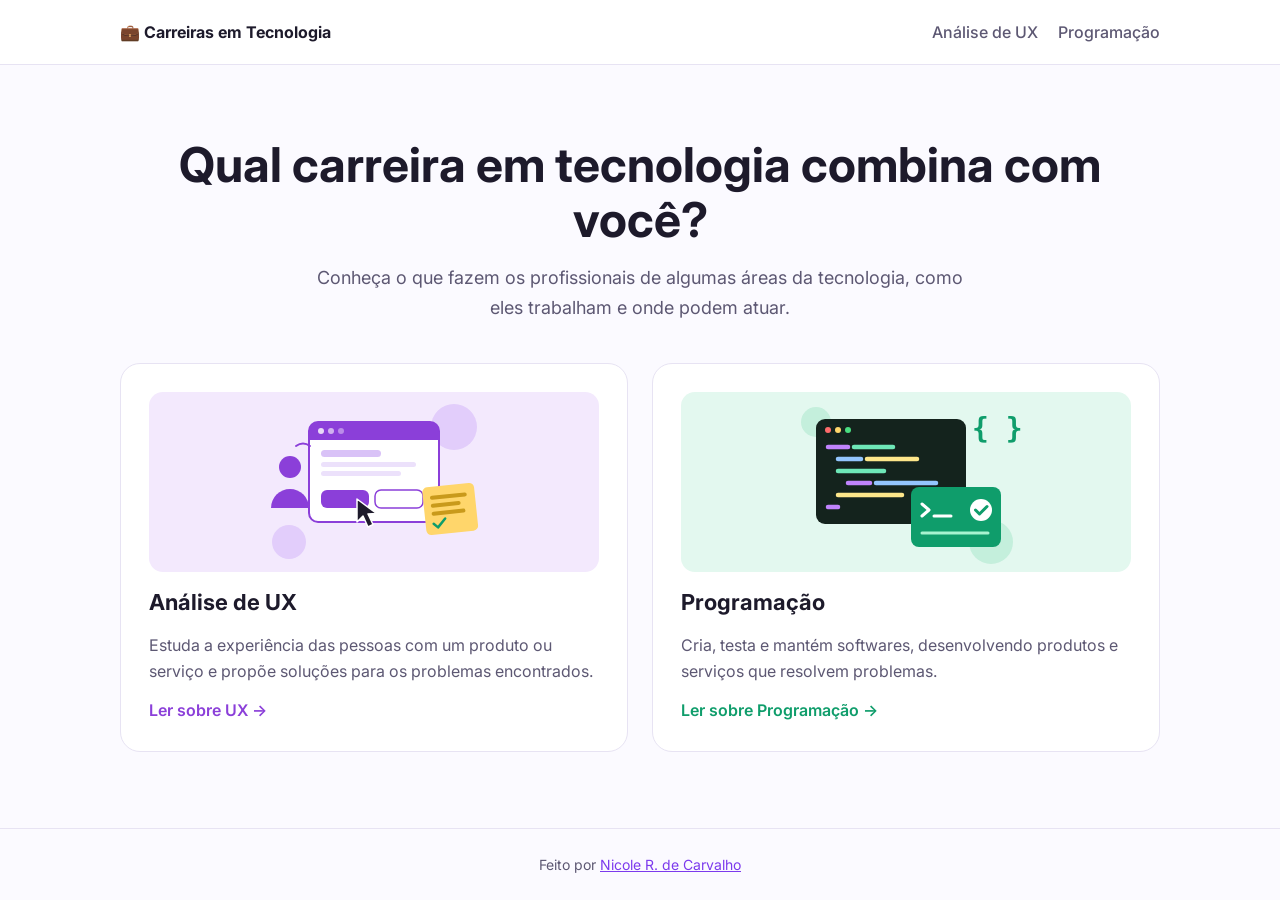
<file: index.html>
<!DOCTYPE html>
<html lang="pt-BR">
<head>
  <meta charset="UTF-8">
  <meta name="viewport" content="width=device-width, initial-scale=1.0">
  <meta name="description" content="Conheça carreiras em tecnologia: Análise de UX e Programação.">
  <title>Carreiras em Tecnologia</title>
  <link rel="preconnect" href="https://fonts.googleapis.com">
  <link rel="preconnect" href="https://fonts.gstatic.com" crossorigin>
  <link href="https://fonts.googleapis.com/css2?family=Inter:wght@400;500;600;700&display=swap" rel="stylesheet">
  <link rel="stylesheet" href="css/style.css">
</head>
<body>
  <header class="topo">
    <div class="container">
      <a class="marca" href="index.html">💼 Carreiras em Tecnologia</a>
      <nav aria-label="Carreiras">
        <ul class="menu">
          <li><a href="carreiras/ux.html">Análise de UX</a></li>
          <li><a href="carreiras/programacao.html">Programação</a></li>
        </ul>
      </nav>
    </div>
  </header>

  <main class="container">
    <section class="capa">
      <h1>Qual carreira em tecnologia combina com você?</h1>
      <p>Conheça o que fazem os profissionais de algumas áreas da tecnologia, como eles trabalham e onde podem atuar.</p>
    </section>

    <section class="cartoes" aria-label="Carreiras">
      <a class="cartao tema-ux" href="carreiras/ux.html">
        <img src="img/ux.svg" alt="" width="480" height="360">
        <h2>Análise de UX</h2>
        <p>Estuda a experiência das pessoas com um produto ou serviço e propõe soluções para os problemas encontrados.</p>
        <span>Ler sobre UX →</span>
      </a>
      <a class="cartao tema-programacao" href="carreiras/programacao.html">
        <img src="img/programacao.svg" alt="" width="480" height="360">
        <h2>Programação</h2>
        <p>Cria, testa e mantém softwares, desenvolvendo produtos e serviços que resolvem problemas.</p>
        <span>Ler sobre Programação →</span>
      </a>
    </section>
  </main>

  <footer class="rodape">
    Feito por <a href="https://github.com/nicole21carvalho">Nicole R. de Carvalho</a>
  </footer>
</body>
</html>
</file>
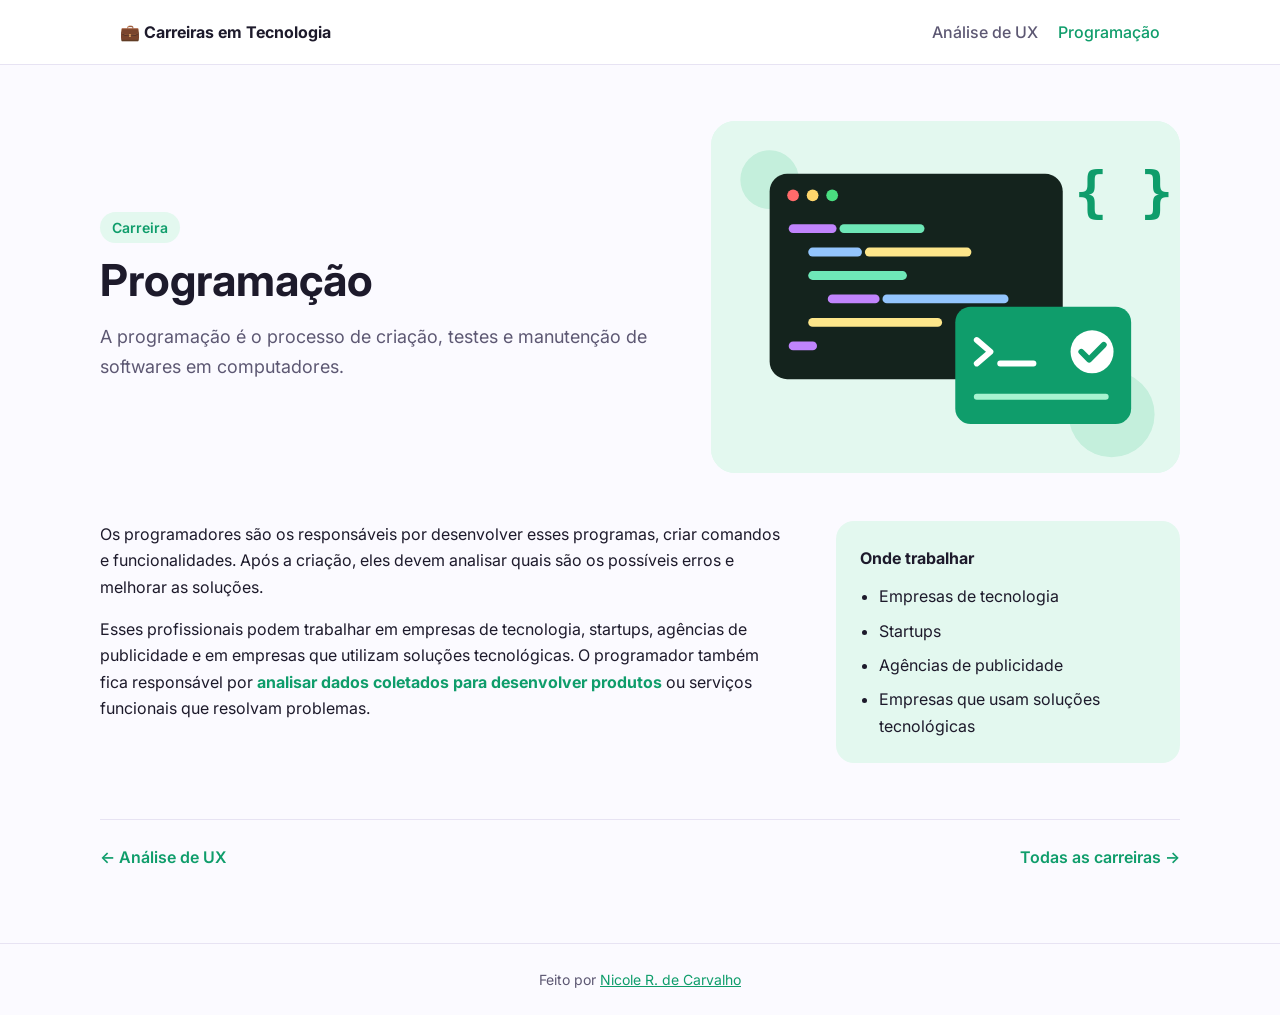
<file: carreiras/programacao.html>
<!DOCTYPE html>
<html lang="pt-BR">
<head>
  <meta charset="UTF-8">
  <meta name="viewport" content="width=device-width, initial-scale=1.0">
  <meta name="description" content="O que é programação, o que faz o programador e onde ele pode trabalhar.">
  <title>Programação · Carreiras em Tecnologia</title>
  <link rel="preconnect" href="https://fonts.googleapis.com">
  <link rel="preconnect" href="https://fonts.gstatic.com" crossorigin>
  <link href="https://fonts.googleapis.com/css2?family=Inter:wght@400;500;600;700&display=swap" rel="stylesheet">
  <link rel="stylesheet" href="../css/style.css">
</head>
<body class="tema-programacao">
  <header class="topo">
    <div class="container">
      <a class="marca" href="../index.html">💼 Carreiras em Tecnologia</a>
      <nav aria-label="Carreiras">
        <ul class="menu">
          <li><a href="ux.html">Análise de UX</a></li>
          <li><a href="programacao.html" aria-current="page">Programação</a></li>
        </ul>
      </nav>
    </div>
  </header>

  <main class="container artigo">
    <div class="artigo__topo">
      <div>
        <span class="etiqueta">Carreira</span>
        <h1>Programação</h1>
        <p class="artigo__resumo">
          A programação é o processo de criação, testes e manutenção de softwares em computadores.
        </p>
      </div>
      <img class="artigo__imagem" src="../img/programacao.svg" alt="Ilustração de um editor de código com linhas coloridas e um terminal mostrando testes aprovados" width="480" height="360">
    </div>

    <div class="artigo__corpo">
      <div>
        <p>
          Os programadores são os responsáveis por desenvolver esses programas, criar comandos e funcionalidades.
          Após a criação, eles devem analisar quais são os possíveis erros e melhorar as soluções.
        </p>
        <p>
          Esses profissionais podem trabalhar em empresas de tecnologia, startups, agências de publicidade e em
          empresas que utilizam soluções tecnológicas. O programador também fica responsável por
          <strong>analisar dados coletados para desenvolver produtos</strong> ou serviços funcionais que resolvam problemas.
        </p>
      </div>

      <aside class="destaques" aria-labelledby="destaques-prog">
        <h2 id="destaques-prog">Onde trabalhar</h2>
        <ul>
          <li>Empresas de tecnologia</li>
          <li>Startups</li>
          <li>Agências de publicidade</li>
          <li>Empresas que usam soluções tecnológicas</li>
        </ul>
      </aside>
    </div>

    <nav class="navegacao" aria-label="Navegação entre carreiras">
      <a href="ux.html">← Análise de UX</a>
      <a href="../index.html">Todas as carreiras →</a>
    </nav>
  </main>

  <footer class="rodape">
    Feito por <a href="https://github.com/nicole21carvalho">Nicole R. de Carvalho</a>
  </footer>
</body>
</html>
</file>
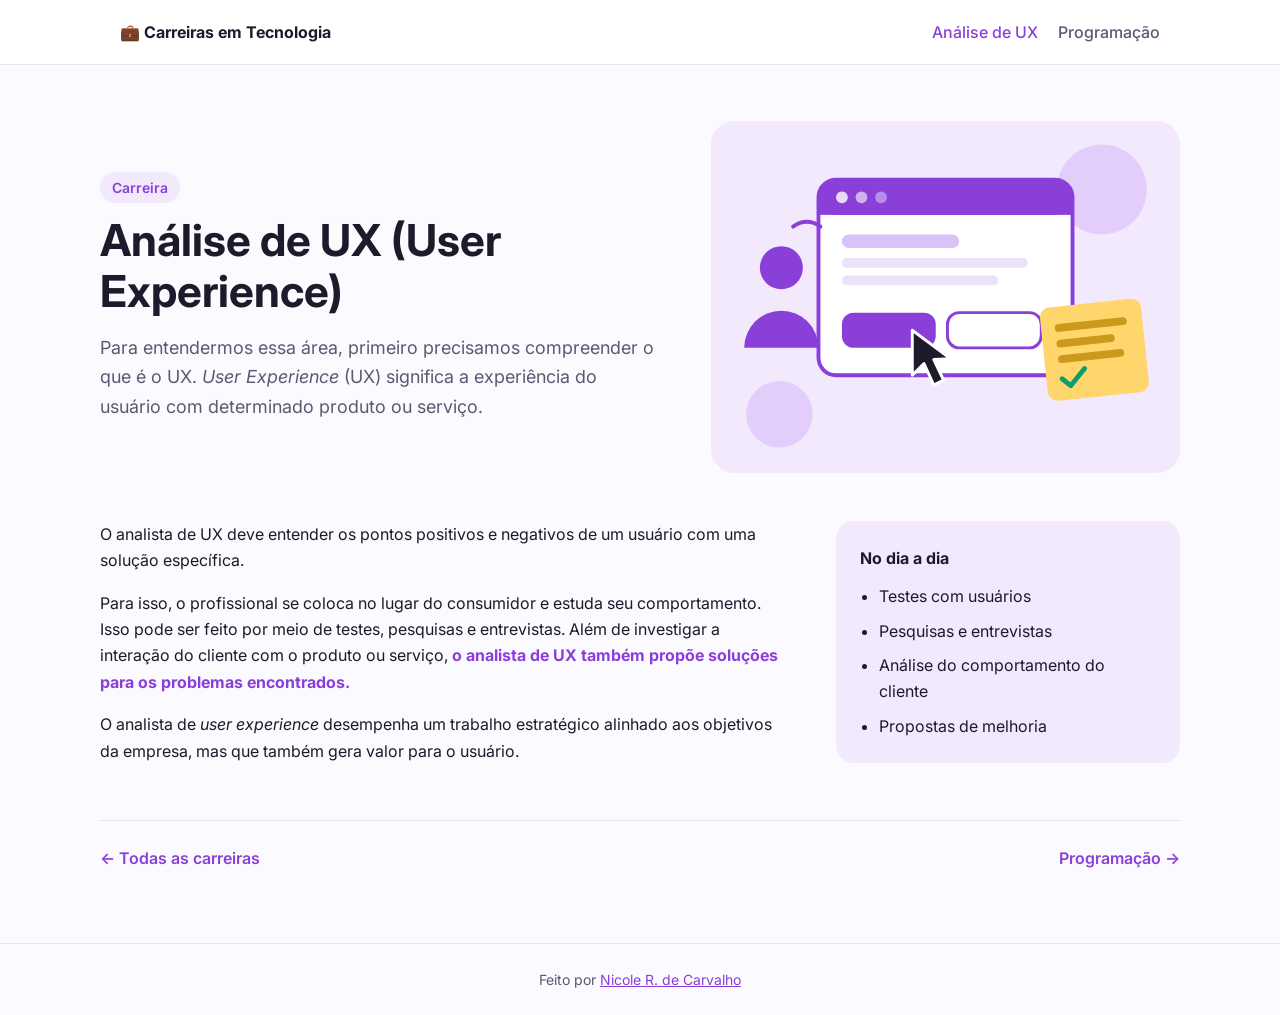
<file: carreiras/ux.html>
<!DOCTYPE html>
<html lang="pt-BR">
<head>
  <meta charset="UTF-8">
  <meta name="viewport" content="width=device-width, initial-scale=1.0">
  <meta name="description" content="O que é UX (User Experience) e o que faz o analista de UX.">
  <title>Análise de UX · Carreiras em Tecnologia</title>
  <link rel="preconnect" href="https://fonts.googleapis.com">
  <link rel="preconnect" href="https://fonts.gstatic.com" crossorigin>
  <link href="https://fonts.googleapis.com/css2?family=Inter:wght@400;500;600;700&display=swap" rel="stylesheet">
  <link rel="stylesheet" href="../css/style.css">
</head>
<body class="tema-ux">
  <header class="topo">
    <div class="container">
      <a class="marca" href="../index.html">💼 Carreiras em Tecnologia</a>
      <nav aria-label="Carreiras">
        <ul class="menu">
          <li><a href="ux.html" aria-current="page">Análise de UX</a></li>
          <li><a href="programacao.html">Programação</a></li>
        </ul>
      </nav>
    </div>
  </header>

  <main class="container artigo">
    <div class="artigo__topo">
      <div>
        <span class="etiqueta">Carreira</span>
        <h1>Análise de UX (User Experience)</h1>
        <p class="artigo__resumo">
          Para entendermos essa área, primeiro precisamos compreender o que é o UX.
          <em>User Experience</em> (UX) significa a experiência do usuário com determinado produto ou serviço.
        </p>
      </div>
      <img class="artigo__imagem" src="../img/ux.svg" alt="Ilustração de uma tela de aplicativo com um cursor e anotações de pesquisa com usuários" width="480" height="360">
    </div>

    <div class="artigo__corpo">
      <div>
        <p>
          O analista de UX deve entender os pontos positivos e negativos de um usuário com uma solução específica.
        </p>
        <p>
          Para isso, o profissional se coloca no lugar do consumidor e estuda seu comportamento. Isso pode ser
          feito por meio de testes, pesquisas e entrevistas. Além de investigar a interação do cliente com o
          produto ou serviço, <strong>o analista de UX também propõe soluções para os problemas encontrados.</strong>
        </p>
        <p>
          O analista de <em>user experience</em> desempenha um trabalho estratégico alinhado aos objetivos da
          empresa, mas que também gera valor para o usuário.
        </p>
      </div>

      <aside class="destaques" aria-labelledby="destaques-ux">
        <h2 id="destaques-ux">No dia a dia</h2>
        <ul>
          <li>Testes com usuários</li>
          <li>Pesquisas e entrevistas</li>
          <li>Análise do comportamento do cliente</li>
          <li>Propostas de melhoria</li>
        </ul>
      </aside>
    </div>

    <nav class="navegacao" aria-label="Navegação entre carreiras">
      <a href="../index.html">← Todas as carreiras</a>
      <a href="programacao.html">Programação →</a>
    </nav>
  </main>

  <footer class="rodape">
    Feito por <a href="https://github.com/nicole21carvalho">Nicole R. de Carvalho</a>
  </footer>
</body>
</html>
</file>
<file: css/style.css>
:root {
  --fundo: #fbfaff;
  --texto: #1d1a2b;
  --texto-suave: #5d5873;
  --borda: #e7e3f3;
  --cartao: #ffffff;
  --destaque: #7c3aed;
  --destaque-suave: #f1eafe;
}

/* Cada carreira tem a sua cor, mantendo as cores das páginas originais */
.tema-ux {
  --destaque: #8b3fd9;
  --destaque-suave: #f3e9fd;
}

.tema-programacao {
  --destaque: #0f9d6b;
  --destaque-suave: #e3f8ef;
}

* {
  box-sizing: border-box;
  margin: 0;
}

body {
  min-height: 100vh;
  display: flex;
  flex-direction: column;
  font-family: 'Inter', system-ui, sans-serif;
  background: var(--fundo);
  color: var(--texto);
  line-height: 1.65;
}

a {
  color: var(--destaque);
}

.container {
  width: 100%;
  max-width: 1080px;
  margin: 0 auto;
  padding: 0 20px;
}

/* ---------- Cabeçalho ---------- */

.topo {
  border-bottom: 1px solid var(--borda);
  background: var(--cartao);
}

.topo .container {
  display: flex;
  align-items: center;
  justify-content: space-between;
  gap: 16px;
  min-height: 64px;
  flex-wrap: wrap;
}

.marca {
  font-weight: 700;
  color: var(--texto);
  text-decoration: none;
}

.menu {
  display: flex;
  gap: 20px;
  padding: 0;
  list-style: none;
}

.menu a {
  color: var(--texto-suave);
  text-decoration: none;
  font-weight: 500;
}

.menu a:hover,
.menu a[aria-current='page'] {
  color: var(--destaque);
}

/* ---------- Página inicial ---------- */

.capa {
  padding: 72px 0 40px;
  text-align: center;
}

.capa h1 {
  font-size: clamp(2rem, 5vw, 3rem);
  line-height: 1.15;
  margin-bottom: 16px;
}

.capa p {
  max-width: 60ch;
  margin: 0 auto;
  color: var(--texto-suave);
  font-size: 1.125rem;
}

.cartoes {
  display: grid;
  grid-template-columns: repeat(auto-fit, minmax(280px, 1fr));
  gap: 24px;
  padding-bottom: 72px;
}

.cartao {
  display: flex;
  flex-direction: column;
  gap: 12px;
  padding: 28px;
  border: 1px solid var(--borda);
  border-radius: 20px;
  background: var(--cartao);
  color: inherit;
  text-decoration: none;
  transition: transform 0.15s, box-shadow 0.15s;
}

.cartao:hover {
  transform: translateY(-4px);
  box-shadow: 0 16px 40px rgba(40, 20, 80, 0.1);
}

.cartao img {
  width: 100%;
  height: 180px;
  object-fit: contain;
  border-radius: 14px;
  background: var(--destaque-suave);
}

.cartao h2 {
  font-size: 1.375rem;
}

.cartao p {
  color: var(--texto-suave);
}

.cartao span {
  margin-top: auto;
  color: var(--destaque);
  font-weight: 600;
}

/* ---------- Página de carreira ---------- */

.artigo {
  padding: 56px 0 72px;
}

.artigo__topo {
  display: grid;
  grid-template-columns: 1.2fr 1fr;
  align-items: center;
  gap: 48px;
  margin-bottom: 48px;
}

.etiqueta {
  display: inline-block;
  margin-bottom: 12px;
  padding: 4px 12px;
  border-radius: 999px;
  background: var(--destaque-suave);
  color: var(--destaque);
  font-size: 0.875rem;
  font-weight: 600;
}

.artigo h1 {
  font-size: clamp(2rem, 5vw, 2.75rem);
  line-height: 1.15;
  margin-bottom: 16px;
}

.artigo__resumo {
  color: var(--texto-suave);
  font-size: 1.125rem;
}

.artigo__imagem {
  width: 100%;
  height: auto;
  border-radius: 24px;
  background: var(--destaque-suave);
}

.artigo__corpo {
  display: grid;
  grid-template-columns: 2fr 1fr;
  gap: 48px;
  align-items: start;
}

.artigo__corpo p + p {
  margin-top: 1em;
}

.artigo__corpo strong {
  color: var(--destaque);
}

.destaques {
  padding: 24px;
  border-radius: 18px;
  background: var(--destaque-suave);
}

.destaques h2 {
  font-size: 1rem;
  margin-bottom: 12px;
}

.destaques ul {
  display: grid;
  gap: 8px;
  padding-left: 1.2em;
}

.navegacao {
  display: flex;
  justify-content: space-between;
  gap: 16px;
  margin-top: 56px;
  padding-top: 24px;
  border-top: 1px solid var(--borda);
  font-weight: 600;
}

.navegacao a {
  text-decoration: none;
}

/* ---------- Rodapé ---------- */

.rodape {
  margin-top: auto;
  padding: 24px 0;
  border-top: 1px solid var(--borda);
  color: var(--texto-suave);
  font-size: 0.875rem;
  text-align: center;
}

/* ---------- Celular ---------- */

@media (max-width: 760px) {
  .artigo__topo,
  .artigo__corpo {
    grid-template-columns: 1fr;
    gap: 28px;
  }

  .artigo__imagem {
    order: -1;
  }
}
</file>
